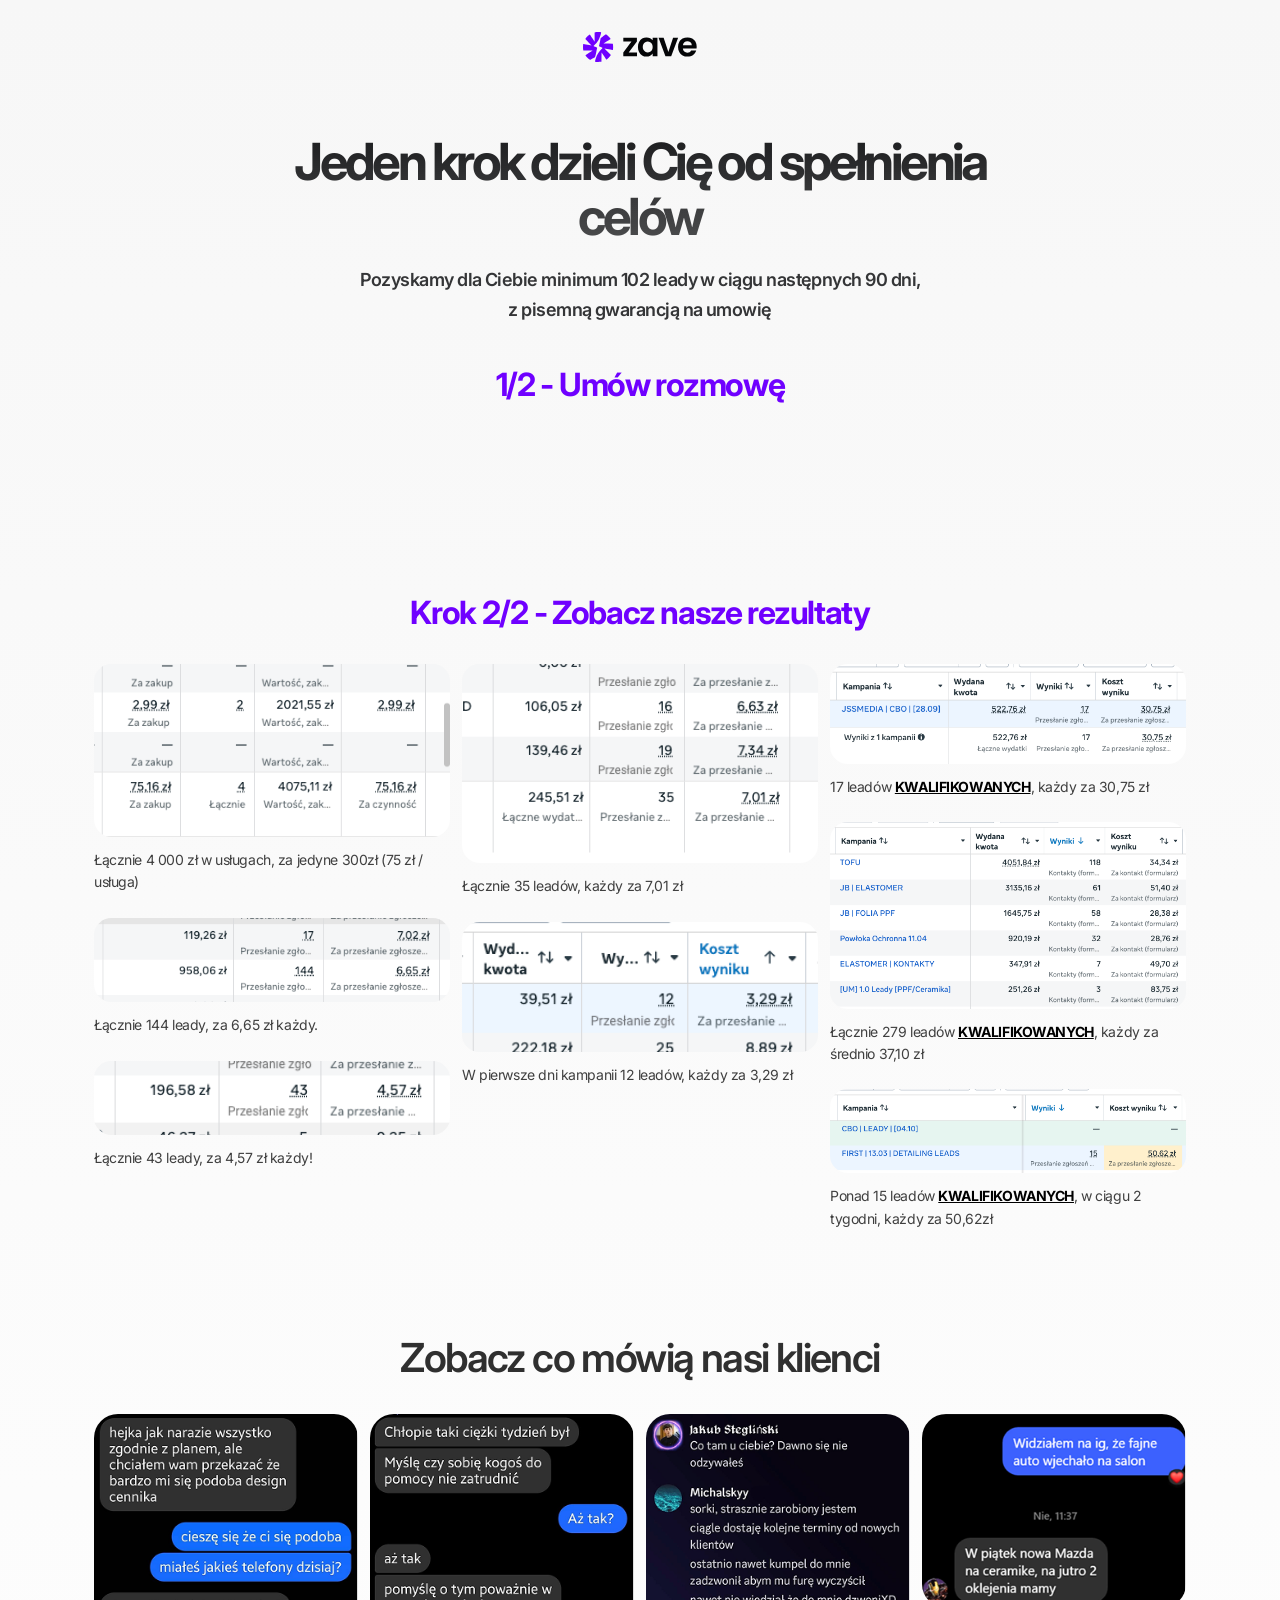
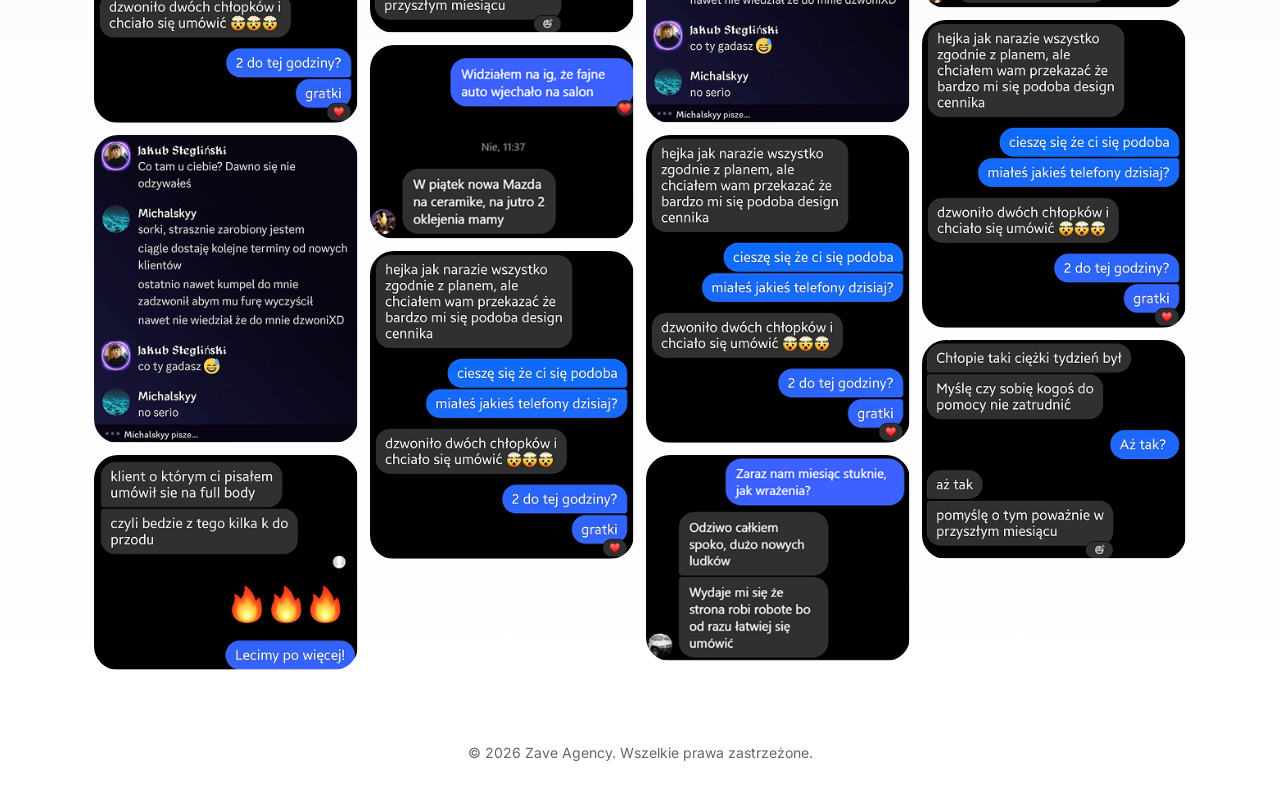
<file: call.html>
<!DOCTYPE html>
<html lang="pl">
<head>
    <!-- Meta Pixel Code -->
    <script>
    !function(f,b,e,v,n,t,s)
    {if(f.fbq)return;n=f.fbq=function(){n.callMethod?
    n.callMethod.apply(n,arguments):n.queue.push(arguments)};
    if(!f._fbq)f._fbq=n;n.push=n;n.loaded=!0;n.version='2.0';
    n.queue=[];t=b.createElement(e);t.async=!0;
    t.src=v;s=b.getElementsByTagName(e)[0];
    s.parentNode.insertBefore(t,s)}(window, document,'script',
    'https://connect.facebook.net/en_US/fbevents.js');
    fbq('init', '1458701175749577');
    fbq('track', 'PageView');
    </script>
    <!-- End Meta Pixel Code -->
    <meta charset="UTF-8">
    <meta name="viewport" content="width=device-width, initial-scale=1.0">
    <title>Weryfikacja aplikacji | Zave</title>
    <link rel="icon" href="favicon/favicon.ico" sizes="any">
    <link rel="icon" type="image/png" sizes="32x32" href="favicon/favicon-32x32.png">
    <link rel="icon" type="image/png" sizes="16x16" href="favicon/favicon-16x16.png">
    <link rel="apple-touch-icon" href="favicon/apple-touch-icon.png">
    <link rel="manifest" href="favicon/site.webmanifest">
    <link rel="preconnect" href="https://fonts.googleapis.com">
    <link rel="preconnect" href="https://fonts.gstatic.com" crossorigin>
    <link href="https://fonts.googleapis.com/css2?family=Caveat:wght@500;600;700&family=Inter:wght@400;500;600;700;800&display=swap" rel="stylesheet">
    <link rel="stylesheet" href="style.css">
</head>
<body class="callpage-body">
    <!-- Meta Pixel Code (noscript) -->
    <noscript><img height="1" width="1" style="display:none"
    src="https://www.facebook.com/tr?id=1458701175749577&ev=PageView&noscript=1"
    /></noscript>
    <!-- End Meta Pixel Code (noscript) -->
    <header class="thank-you-header">
        <a href="index.html" class="thank-you-logo-link" aria-label="Powrót na stronę główną">
            <img src="logo.svg" alt="Logo Zave" class="thank-you-logo">
        </a>
    </header>

    <main class="call-page">
        <section class="call-card">
            <p class="thank-you-kicker"></p>
            <h1>Jeden krok dzieli Cię od spełnienia celów</h1>
           
            <p class="call-description">
                <strong>Pozyskamy dla Ciebie minimum 102 leady w ciągu następnych 90 dni, <br> z pisemną gwarancją na umowię</strong>
            </p>

            
        </section>
        <div class="additionalsection">
            <h2 class="opinions-title">1/2 - Umów rozmowę</h2>
        </div>
            <iframe src="https://api.leadconnectorhq.com/widget/booking/0M9zYAgxxG3RQ6JVU6Dn" allow="payment" style="width: 100%;border:none;overflow: hidden;" scrolling="no" id="o9YdykNppRWe5gXKv7YD_1791813081894"></iframe><br><script src="https://link.msgsndr.com/js/form_embed.js" type="text/javascript"></script>
        <section class="proofs-section" aria-label="Wyniki klientów">
            <div class="proofs-container">
                <h2 class="opinions-title">Krok 2/2 - Zobacz nasze rezultaty</h2>
                <div class="proofs-grid">
                    <figure class="proof-card">
                        <img src="wyniki/proof1.png" alt="Wynik kampanii: 4 000 zł w usługach za 300 zł" class="proof-image">
                        <figcaption class="proof-caption">Łącznie 4 000 zł w usługach, za jedyne 300zł (75 zł / usługa)</figcaption>
                    </figure>
                    <figure class="proof-card">
                        <img src="wyniki/proof2.png" alt="Wynik kampanii: 144 leady po 6,65 zł" class="proof-image">
                        <figcaption class="proof-caption">Łącznie 144 leady, za 6,65 zł każdy.</figcaption>
                    </figure>
                    <figure class="proof-card">
                        <img src="wyniki/proof3.png" alt="Wynik kampanii: 43 leady po 4,57 zł" class="proof-image">
                        <figcaption class="proof-caption">Łącznie 43 leady, za 4,57 zł każdy!</figcaption>
                    </figure>
                    <figure class="proof-card">
                        <img src="wyniki/proof4.png" alt="Wynik kampanii: 35 leadów po 7,01 zł" class="proof-image">
                        <figcaption class="proof-caption">Łącznie 35 leadów, każdy za 7,01 zł</figcaption>
                    </figure>
                    <figure class="proof-card">
                        <img src="wyniki/proof5.png" alt="Wynik kampanii: 12 leadów po 3,29 zł" class="proof-image">
                        <figcaption class="proof-caption">W pierwsze dni kampanii 12 leadów, każdy za 3,29 zł</figcaption>
                    </figure>
                    <figure class="proof-card">
                        <img src="wyniki/proof6.png" alt="Wynik kampanii: 17 kwalifikowanych leadów po 30,75 zł" class="proof-image">
                        <figcaption class="proof-caption">17 leadów <strong>KWALIFIKOWANYCH</strong>, każdy za 30,75 zł</figcaption>
                    </figure>
                    <figure class="proof-card">
                        <img src="wyniki/proof7.png" alt="Wynik kampanii: 279 kwalifikowanych leadów po średnio 37,10 zł" class="proof-image">
                        <figcaption class="proof-caption">Łącznie 279 leadów <strong>KWALIFIKOWANYCH</strong>, każdy za średnio 37,10 zł</figcaption>
                    </figure>
                    <figure class="proof-card">
                        <img src="wyniki/proof8.png" alt="Wynik kampanii: ponad 15 kwalifikowanych leadów po 50,62 zł w ciągu 2 tygodni" class="proof-image">
                        <figcaption class="proof-caption">Ponad 15 leadów <strong>KWALIFIKOWANYCH</strong>, w ciągu 2 tygodni, każdy za 50,62zł</figcaption>
                    </figure>
                </div>
            </div>
        </section>

         <section class="opinions-section">
        <div class="opinions-container">
            <h2 class="proofs-title">Zobacz co mówią nasi klienci</h2>

            <div class="opinions-grid">
                <div class="opinion-column">
                    <img src="opinie/o1.png" alt="Opinia 1" class="opinion-image">
                    <img src="opinie/o5.png" alt="Opinia 5" class="opinion-image">
                    <img src="opinie/o9.png" alt="Opinia 9" class="opinion-image">
                </div>
                <div class="opinion-column">
                    <img src="opinie/o2.png" alt="Opinia 2" class="opinion-image">
                    <img src="opinie/o6.png" alt="Opinia 6" class="opinion-image">
                    <img src="opinie/o10.png" alt="Opinia 10" class="opinion-image">
                </div>
                <div class="opinion-column">
                    <img src="opinie/o3.png" alt="Opinia 3" class="opinion-image">
                    <img src="opinie/o7.png" alt="Opinia 7" class="opinion-image">
                    <img src="opinie/o11.png" alt="Opinia 11" class="opinion-image">
                </div>
                <div class="opinion-column">
                    <img src="opinie/o4.png" alt="Opinia 4" class="opinion-image">
                    <img src="opinie/o8.png" alt="Opinia 8" class="opinion-image">
                    <img src="opinie/o12.png" alt="Opinia 12" class="opinion-image">
                </div>
            </div>
        </div>
    </section>

    </main>

        <footer class="footer">
        <p class="footer-text">© 2026 Zave Agency. Wszelkie prawa zastrzeżone.</p>
    </footer>
</body>
</html>
</file>
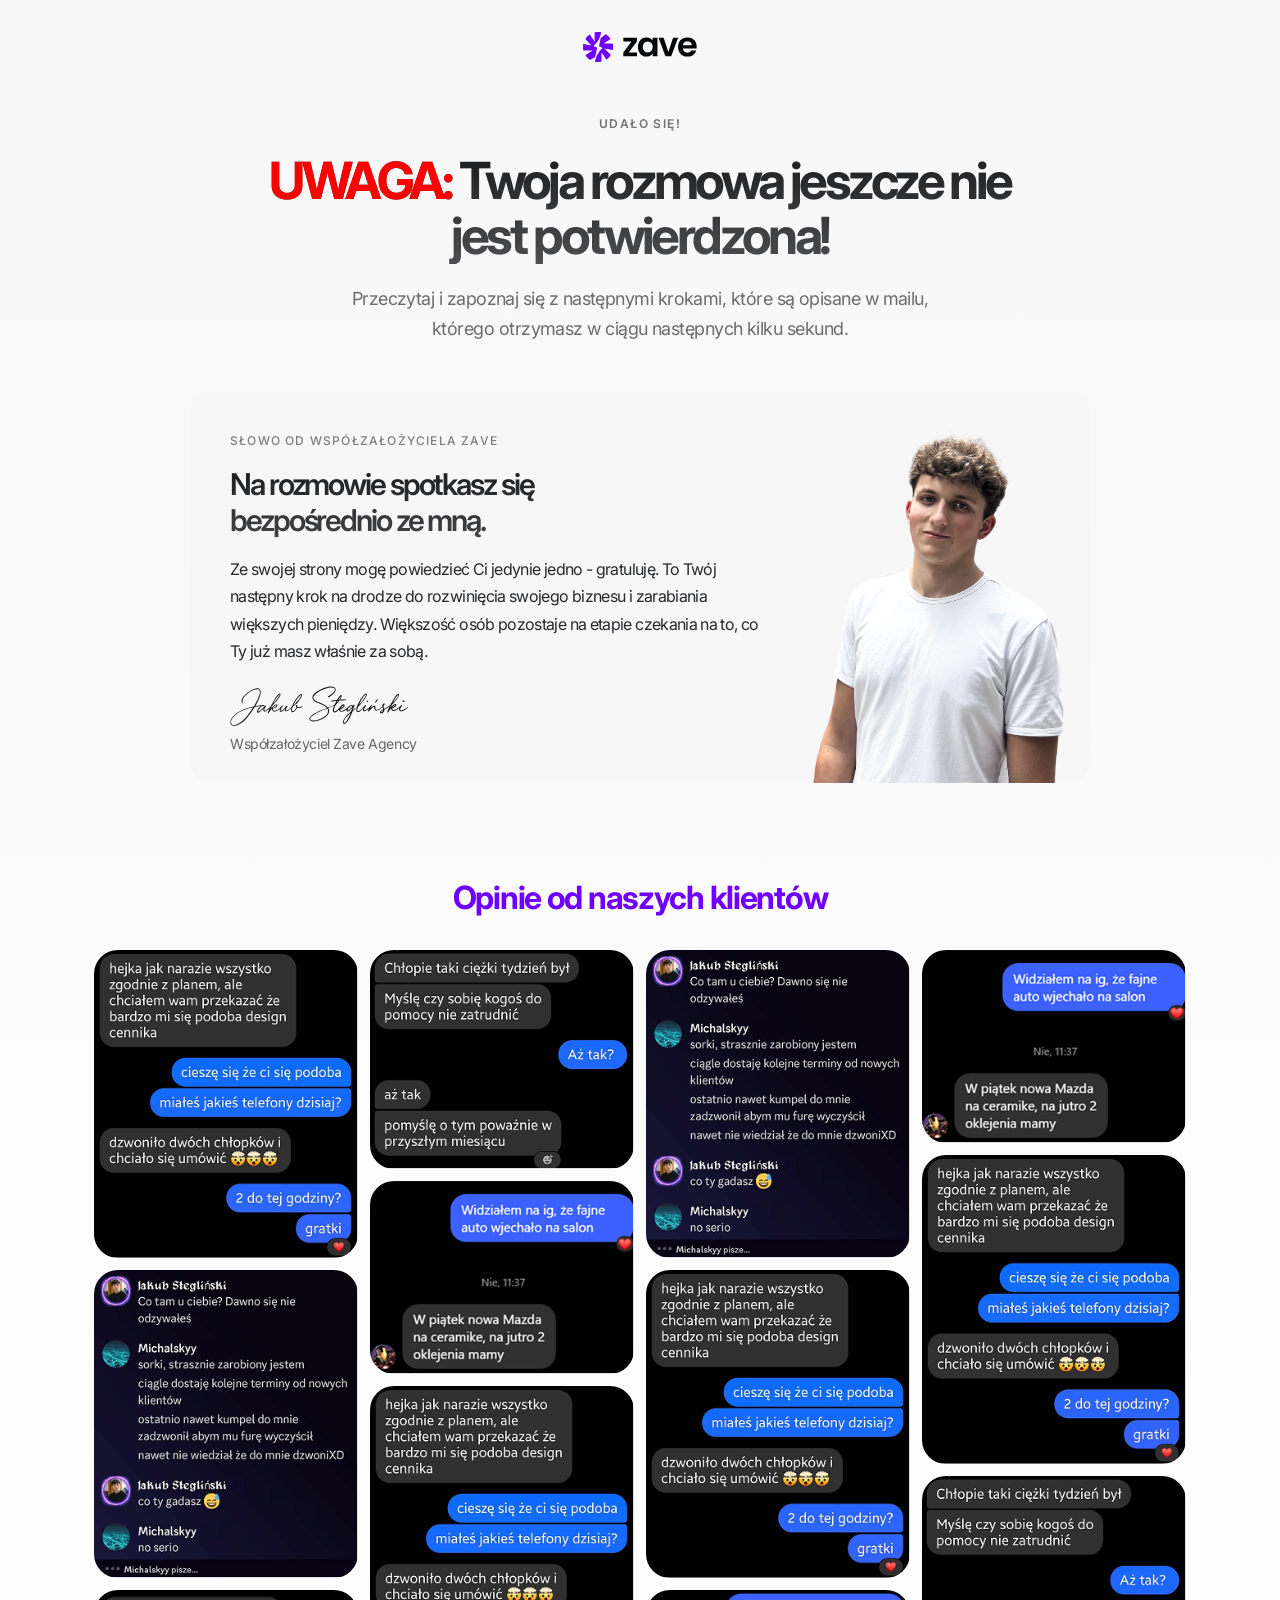
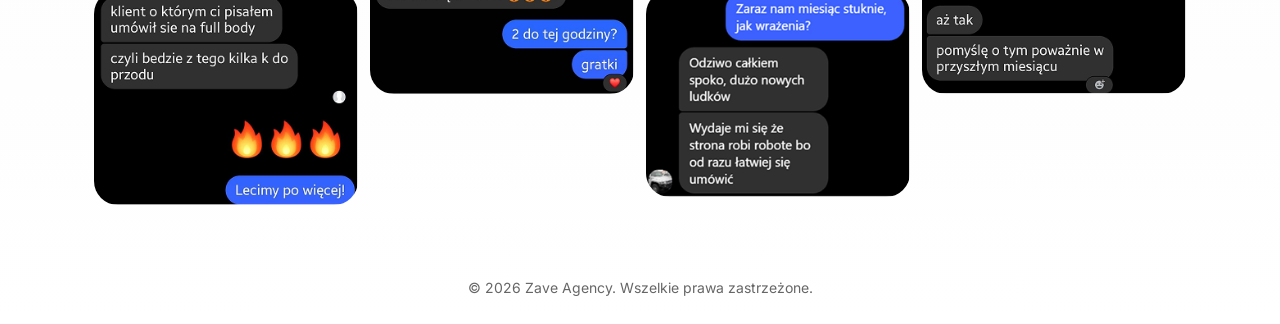
<file: thx.html>
<!DOCTYPE html>
<html lang="pl">
<head>
    <!-- Meta Pixel Code -->
    <script>
    !function(f,b,e,v,n,t,s)
    {if(f.fbq)return;n=f.fbq=function(){n.callMethod?
    n.callMethod.apply(n,arguments):n.queue.push(arguments)};
    if(!f._fbq)f._fbq=n;n.push=n;n.loaded=!0;n.version='2.0';
    n.queue=[];t=b.createElement(e);t.async=!0;
    t.src=v;s=b.getElementsByTagName(e)[0];
    s.parentNode.insertBefore(t,s)}(window, document,'script',
    'https://connect.facebook.net/en_US/fbevents.js');
    fbq('init', '1458701175749577');
    fbq('track', 'PageView');
    </script>
    <!-- End Meta Pixel Code -->
    <meta charset="UTF-8">
    <meta name="viewport" content="width=device-width, initial-scale=1.0">
    <title>Weryfikacja aplikacji | Zave</title>
    <link rel="icon" href="favicon/favicon.ico" sizes="any">
    <link rel="icon" type="image/png" sizes="32x32" href="favicon/favicon-32x32.png">
    <link rel="icon" type="image/png" sizes="16x16" href="favicon/favicon-16x16.png">
    <link rel="apple-touch-icon" href="favicon/apple-touch-icon.png">
    <link rel="manifest" href="favicon/site.webmanifest">
    <link rel="preconnect" href="https://fonts.googleapis.com">
    <link rel="preconnect" href="https://fonts.gstatic.com" crossorigin>
    <link href="https://fonts.googleapis.com/css2?family=Caveat:wght@500;600;700&family=Inter:wght@400;500;600;700;800&display=swap" rel="stylesheet">
    <link rel="stylesheet" href="style.css">
</head>
<body class="callpage-body">
    <!-- Meta Pixel Code (noscript) -->
    <noscript><img height="1" width="1" style="display:none"
    src="https://www.facebook.com/tr?id=1458701175749577&ev=PageView&noscript=1"
    /></noscript>
    <!-- End Meta Pixel Code (noscript) -->
    <header class="thank-you-header">
        <a href="index.html" class="thank-you-logo-link" aria-label="Powrót na stronę główną">
            <img src="logo.svg" alt="Logo Zave" class="thank-you-logo">
        </a>
    </header>

    <main class="call-page">
        <section class="call-card">
            <p class="thank-you-kicker">Udało się!</p>
            <h1><strong>UWAGA:</strong> Twoja rozmowa jeszcze nie jest potwierdzona!</h1>
           
            <p class="call-description">
                Przeczytaj i zapoznaj się z następnymi krokami, które są opisane w mailu, <br> którego otrzymasz w ciągu następnych kilku sekund.
            </p>
        </section>

        <section class="founder-note-section founder-note-section--thank-you">
            <div class="founder-note-card founder-note-card--thank-you">
                <p class="founder-note-eyebrow">SŁOWO OD WSPÓŁZAŁOŻYCIELA ZAVE</p>
                <h2 class="founder-note-title">Na rozmowie spotkasz się bezpośrednio ze mną.</h2>

                <div class="founder-note-copy">
                    <p>Ze swojej strony mogę powiedzieć Ci jedynie jedno - gratuluję. To Twój następny krok na drodze do rozwinięcia swojego biznesu i zarabiania większych pieniędzy. Większość osób pozostaje na etapie czekania na to, co Ty już masz właśnie za sobą.</p>
                </div>

                <div class="founder-note-signoff">
                    <div class="founder-note-signature-block">
                        <img src="podpis.svg" alt="Podpis Jakuba Steglińskiego" class="founder-note-signature">
                        <p class="founder-note-role">Współzałożyciel Zave Agency</p>
                    </div>
                </div>
                <div class="founder-note-photo">
                    <img src="kuba5.png" alt="Jakub Stegliński" class="founder-note-image">
                </div>
            </div>
        </section>

      <section class="opinions-section">
        <div class="opinions-container">
            <h2 class="opinions-title">Opinie od naszych klientów</h2>

            <div class="opinions-grid">
                <div class="opinion-column">
                    <img src="opinie/o1.png" alt="Opinia 1" class="opinion-image">
                    <img src="opinie/o5.png" alt="Opinia 5" class="opinion-image">
                    <img src="opinie/o9.png" alt="Opinia 9" class="opinion-image">
                </div>
                <div class="opinion-column">
                    <img src="opinie/o2.png" alt="Opinia 2" class="opinion-image">
                    <img src="opinie/o6.png" alt="Opinia 6" class="opinion-image">
                    <img src="opinie/o10.png" alt="Opinia 10" class="opinion-image">
                </div>
                <div class="opinion-column">
                    <img src="opinie/o3.png" alt="Opinia 3" class="opinion-image">
                    <img src="opinie/o7.png" alt="Opinia 7" class="opinion-image">
                    <img src="opinie/o11.png" alt="Opinia 11" class="opinion-image">
                </div>
                <div class="opinion-column">
                    <img src="opinie/o4.png" alt="Opinia 4" class="opinion-image">
                    <img src="opinie/o8.png" alt="Opinia 8" class="opinion-image">
                    <img src="opinie/o12.png" alt="Opinia 12" class="opinion-image">
                </div>
            </div>
        </div>
    </section>

    </main>

        <footer class="footer">
        <p class="footer-text">© 2026 Zave Agency. Wszelkie prawa zastrzeżone.</p>
    </footer>
</body>
</html>
</file>
<file: style.css>
* {
    
    margin: 0;
    padding: 0;
    box-sizing: border-box;
}

    /* Ukrycie poziomego paska w iframe i wymuszenie responsywności */
iframe[src*="leadconnectorhq"], 
iframe[src*="gohighlevel"] {
  width: 100% !important;
  max-width: 100% !important;
  overflow-x: hidden !important;
}

/* Jeśli formularz osadzony jest w kontenerze/popapie */
.ghl-form-container, 
#gohighlevel-form-wrapper {
  max-width: 100% !important;
  overflow-x: hidden !important;
}

body {
    font-family: 'Inter', -apple-system, BlinkMacSystemFont, 'Segoe UI', sans-serif;
    background-color: #FFFFFF;
    color: #1a1a1a;
    line-height: 1.6;
    overflow-x: hidden;
}

.radio-label span {
    margin-bottom: 6px;
}

/* Hero Section */
.hero-section {
    min-height: 110vh;
    display: flex;
    flex-direction: column;
    align-items: center;
    padding: 1rem 1.5rem 0;
    position: relative;
    overflow: visible;
    top: 12px;
}

.hero-section::before {
    content: '';
    position: absolute;
    top: 0;
    right: 16px;
    height: 110vh;
    left: 16px;
    z-index: 0;
    border-radius: 1.5rem;
    background: url('bg.svg') center / cover no-repeat;
    pointer-events: none;
}

.hero-content {
    max-width: 1250px;
    width: 100%;
    display: flex;
    flex-direction: column;
    align-items: center;
    text-align: center;
    z-index: 10;


}

.call-card h1 strong {
    color: red !important;
}

/* Logo */
.logo {
    margin-bottom: 2rem;
    height: 30px;
    width: auto;
    margin-top: 16px;
}

/* Subtitle */
.subtitle {
    opacity: 95%;
    font-size: 3.1rem;
    font-weight: 600;
    background: linear-gradient(180deg, #040507bf 0%, #040507E6 100%);
    -webkit-background-clip: text;
    -webkit-text-fill-color: transparent;
    background-clip: text;
    letter-spacing: -0.06em;
    padding-bottom: 0.25em;
    line-height: 1.3;
    display: inline-block;
    padding-left: 0.1em;
    padding-right: 0.1em;
}

/* Main Headline */
.headline {
    font-size: 5.2rem;
    font-weight: 600;
    line-height: 1.05;
    margin-bottom: -1.7rem;
    letter-spacing: -0.065em;
    padding-bottom: 0.15em;
}

.test {
    background: linear-gradient(180deg, #040507FF 0%, #404243e6 100%);
    -webkit-background-clip: text;
    -webkit-text-fill-color: transparent;
    background-clip: text;
    display: inline-block;
padding-bottom: 0.1em;
    padding-right: 0.1em;
    padding-left: 0.1em;
}

.headline-line-2 {
    background: linear-gradient(180deg, #040507E6 0%, #04050799 100%);
    -webkit-background-clip: text;
    -webkit-text-fill-color: transparent;
    background-clip: text;
    display: inline-block;
    padding-bottom: 0.3em;
    line-height: 1.3;
    padding-right: 0.1em;
    padding-left: 0.1em;
    margin-top: -20px;
}

span.headline-line-2 {
    overflow: visible;
}

.headline-line-1 {
    display: block;
}

.headline-line-2 {
    display: block;
}

.test {
    margin-bottom: 5px;
}

.headline-line-1:first-child {
    display: flex;
    align-items: center;
    justify-content: center;
    flex-wrap: nowrap;
    height: 100px;
}

.animated-text {
    margin-left: 4px;
    color: #fff;
    display: inline-flex;
    align-items: center;
    background-image: url('number-box.svg');
    background-size: auto 120%;
    background-repeat: repeat-x;
    background-position: center;
    padding: 8px 10px 19px 10px;
    white-space: nowrap;
    transition: none;
    vertical-align: baseline;
    box-sizing: border-box;
    height: 92px;
    min-height: 92px;
    border-radius: 16px;
}

/* Description */
.description {
    font-size: 1.2rem;
    font-weight: 400;
    color: #404143;
    max-width: 1000px;
    margin-top: 0.5rem;
    margin-bottom: 2rem;
    line-height: 1.7;
    letter-spacing: -0.03em;
    padding-left: 16px;
    padding-right: 16px;
}

.info-vsl strong {
        font-weight: 500;
    color: #28282B;
    text-decoration: underline;
    letter-spacing: -0.03em;
}

.hero-content {
    z-index: 8;
}

.info-vsl {
    justify-content: center;
    align-items: center;
    text-align: center;
    z-index: 10;
    margin-top: 12px;
}

.description strong {
    font-weight: 500;
    color: #28282B;
    text-decoration: underline;
    letter-spacing: -0.03em;
}

/* CTA Button */
.cta-button {
    background: linear-gradient(180deg, #913CFF 0%, #6F00FF 100%), #6F00FF;
    box-shadow: 0 -1px 6.9px 0 rgba(0, 0, 0, 0.25) inset, 0 -2px 15.2px 0 rgba(0, 0, 0, 0.09) inset;
    color: #FFFFFF;
    font-size: 1.125rem;
    font-weight: 500;
    letter-spacing: -0.02em;
    padding: 22px 40px;
    border: none;
    border-radius: 9999px;
    cursor: pointer;
    transition: all 0.2s ease;
    text-decoration: none;
    display: inline-block;
}

.cta-button:hover {

transform: scale(1.03) translateY(-1px);
filter: brightness(1.15);
}

/* Social Proof */
.social-proof {
    display: flex;
    align-items: center;
    gap: 0.75rem;
    margin-top: 0.9rem;
    margin-bottom: 4rem;
    opacity: 75%;
}

.stars {
    display: flex;
    gap: 0.10rem;
}

.star {
    color: #FFAE00;
    font-size: 1.45rem;
}

.social-proof-text {
    font-size: 0.9375rem;
    font-weight: 500;
    color: #3B3643;
    letter-spacing: -0.02em;
}

.social-proof-text strong {
    font-weight: 600;
    color: #040507;
    letter-spacing: -0.02em;
}

/* VSL Video Container */
.vsl-container {
    border: 17px solid rgba(255, 255, 255, 0.25);
    position: relative;
    width: 100%;
    max-width: 1150px;
    border-radius: 2.5rem;
    overflow: hidden;
    backdrop-filter: blur(10px);
    margin-bottom: 0;
}

.vsl-container wistia-player {
    display: block;
    width: 100%;
    height: auto;
    aspect-ratio: 16 / 9;
}

.vsl-placeholder {
    
    width: 100%;
    height: 110%;
    background-image: url('vslimg.png');
    background-size: cover;
    background-position: center;
    display: flex;
    align-items: center;
    justify-content: center;
    position: relative;
}

.play-button {
    width: 200px;
    height: 200px;
    background-color: #ffffff1A;
    backdrop-filter: blur(10px);
    border-radius: 50%;
    display: flex;
    align-items: center;
    justify-content: center;
    cursor: pointer;
    transition: all 0.2s ease;
    box-shadow: 0 8px 30px rgba(0, 0, 0, 0.2);
border: 1px solid rgba(255, 255, 255, 0.30);; /* Czyste białe obramowanie 100% opacity */
    box-sizing: border-box;   /* Zapobiega powiększeniu przycisku o 2px */
}

.play-button:hover {
    background-color: #ffffff33;
    transform: scale(1.1);
}

.arrow {
    margin-left: 15px;

}

/* Responsive Design */
@media (max-width: 768px) {
    .hero-section {
        padding: 2rem 0 16px;
        min-height: auto;
    }

    .hero-section::before {
        left: 16px;
        right: 16px;
        top: 0;
        bottom: 0;
        height: auto;
    }

    .hero-content {
        width: calc(100% - 32px);
        margin: 0 auto;
    }

    .logo {
        margin-bottom: 2rem;
        font-size: 1.25rem;
    }

    .subtitle {
        font-size: 0.875rem;
        margin-bottom: 1rem;
    }

    .headline {
        font-size: 2.25rem;
        margin-bottom: 1.5rem;
    }

    .description {
        font-size: 1rem;
        margin-bottom: 2rem;
    }

    .cta-button {
        font-size: 1rem;
        padding: 0.875rem 2.5rem;
    }

    .social-proof {
        margin-bottom: 3rem;
    }

    .vsl-container {
        border-radius: 1rem;
        margin: 0 16px 0;
        width: calc(100% - 32px);
        max-width: none;
    }

    .play-button {
        width: 60px;
        height: 60px;
    }

    .play-icon {
        border-left-width: 18px;
        border-top-width: 11px;
        border-bottom-width: 11px;
        margin-left: 4px;
    }


    .comparison-section {
        padding: 6rem 1.25rem;
    }

    .comparison-title {
        font-size: 2.5rem;
        margin-bottom: 3.5rem;
    }

    .comparison-grid {
        grid-template-columns: 1fr;
        gap: 3.5rem;
    }

    .comparison-row {
        padding: 1.5rem 0;
    }

    .opinions-section {
        padding: 6rem 1.25rem;
    }

    .opinions-title {
        font-size: 2.5rem;
        margin-bottom: 3rem;
    }

    .opinions-grid {
        grid-template-columns: repeat(2, 1fr);
    }

    .not-for-section {
        padding: 6rem 1.25rem;
    }

    .not-for-container {
        padding: 80px 2.5rem 32px;
    }

    .not-for-title {
        font-size: 2.5rem;
        margin-bottom: 12.5rem;
    }

    .faq-section {
        padding: 6rem 1.25rem;
    }

    .faq-title {
        font-size: 40px;
        line-height: 120%;
        margin-bottom: 40px;
    }

    .faq-question {
        font-size: 17px;
        padding: 24px 28px;
    }

    .cta-section {
        padding: 6rem 1.25rem;
    }

    .cta-box {
        padding: 72px 3rem;
    }

    .cta-title {
        font-size: 2.5rem;
    }

    .cta-description {
        font-size: 1.125rem;
    }

    .cta-features {
        gap: 2rem;
    }

    .cta-check {
        width: 28px;
        height: 28px;
    }

    /* Process V2 Section - Tablet */
    .processv2-wrapper {
        flex-direction: column;
    }

    .processv2-line {
        width: 100%;
        height: 1px;
    }

    .processv2-card {
        width: 100%;
        padding: 16px 0;
    }

    .processv2-title {
        font-size: 2.5rem;
    }

    .processv2-description {
        font-size: 1.1rem;
    }

    .processv2-section {
        padding: 3rem 1.25rem;
    }


    .processv2-image {
        max-width: 100%;
    }

    /* Comparison Table - Tablet */
    .comparison-table-title {
        font-size: 2.5rem;
    }

    .comparison-table-grid {
        grid-template-columns: 1fr;
        gap: 2rem;
    }

    .comparison-table-column {
        width: 100%;
        justify-content: flex-start;
    }

    .comparison-table-section {
        padding: 3rem 1.25rem;
    }

    .comparison-table-cell {
        padding: 0 2rem;
    }

    .comparison-table-header {
        padding: 0 2rem;
    }
}

.box {
    padding-left: 24px;
    gap: 20px;
    display: flex;
}

/* Comparison Table Section */
.comparison-table-section {
    padding: 4rem 1.5rem;
}

.comparison-table-container {
    max-width: 1420px;
    margin: 0 auto;
}

.comparison-table-hint {
    display: none;
}

.comparison-table-title {
    font-family: 'Inter', sans-serif;
    font-size: 52px;
    font-weight: 600;
    letter-spacing: -0.07em;
    line-height: 120%;
    background: linear-gradient(180deg, rgba(4, 5, 7, 0.9) 0%, rgba(4, 5, 7, 0.75) 100%);
    -webkit-background-clip: text;
    -webkit-text-fill-color: transparent;
    background-clip: text;
    text-align: center;
    margin: 0 auto 40px;
    width: 100%;
}

.comparison-table-grid {
    display: flex;
    flex-direction: column;
    gap: 0;
    margin-top: 0;
    border-bottom: 1px solid #E9E9EA;
}

.comparison-table-row {
    display: grid;
    grid-template-columns: repeat(3, minmax(0, 1fr));
    column-gap: 20px;
}

.comparison-table-row:not(.comparison-table-header-row):not(:last-child) {
    border-bottom: 1px solid #E9E9EA;
}

.comparison-table-header {
    height: 57px;
    display: flex;
    align-items: center;
    justify-content: flex-start;
    gap: 10px;
    padding: 0 40px;
    font-family: 'Inter', sans-serif;
    font-size: 17px;
    font-weight: 500;
    letter-spacing: -0.07em;
    color: rgba(4, 5, 7, 0.75);
}

.comparison-table-header.green {
    background-color: #DFEED7;
    border-radius: 12px 12px 0 0;
}

.comparison-table-header.pink {
    background-color: #FADEDB;
    border-radius: 12px 12px 0 0;
}

.comparison-table-logo {
    height: 18px;
    width: auto;
}

.comparison-table-cell {
    height: 97px;
    display: flex;
    align-items: center;
    padding: 0 40px;
    font-family: 'Inter', sans-serif;
    font-weight: 500;
    letter-spacing: -0.07em;
}

.comparison-table-cell--label {
    font-size: 20px;
    color: rgba(4, 5, 7, 0.7);
    background-color: transparent;
    padding: 0 40px 0 0;
}

.comparison-table-cell.green,
.comparison-table-cell.pink {
    font-size: 18px;
    color: rgba(4, 5, 7, 0.7);
}

.comparison-table-cell.green {
    background-color: rgba(223, 238, 215, 0.35);
}

.comparison-table-cell.pink {
    background-color: rgba(250, 222, 219, 0.35);
}

.comparison-table-icon {
    width: 24px;
    height: 24px;
    margin-right: 12px;
}

.comparison-container {
    max-width: 1320px;
    margin: 0 auto;
}

.comparison-title {
    font-size: 3rem;
    font-weight: 600;
    color: #1a1a1a;
    margin-bottom: 1.5rem;
    letter-spacing: -0.04em;
    text-align: center;
}

.comparison-grid {
    display: grid;
    grid-template-columns: 1fr 1fr;
    gap: 4rem;
}

.comparison-column {
    display: flex;
    flex-direction: column;
}

.comparison-row {
    display: flex;
    align-items: center;
    gap: 1.25rem;
    padding: 1.75rem 0;
    border-bottom: 1px solid rgba(0, 0, 0, 0.1);
}

.comparison-row:last-child {
    border-bottom: none;
}

.comparison-icon {
    width: 30px;
    height: 30px;
    flex-shrink: 0;
}

.comparison-text {
    font-size: 1.0625rem;
    font-weight: 400;
    color: #333;
    line-height: 1.6;
    margin: 0;
}

/* Opinions Section */
.opinions-section {
    padding: 4rem 1.5rem;

}

.proofs-section {
    padding: 4rem 1.5rem;
}

.opinions-container {
    max-width: 1420px;
    margin: 0 auto;
}

.proofs-container {
    max-width: 1420px;
    margin: 0 auto;
}

.opinions-title {
    font-size: 3rem;
    font-weight: 600;
    color: #1a1a1a;
    margin-bottom: 2rem;
    letter-spacing: -0.04em;
    text-align: center;
    line-height: 120%;
}

.proofs-title {
    font-size: 3rem;
    font-weight: 600;
    color: #1a1a1a;
    margin-bottom: 1.5rem;
    letter-spacing: -0.04em;
    text-align: center;
}

.additionalsection {
    margin-top: 50px;
    margin-bottom: -64px;
}

.call-page .opinions-title {

    font-size: 32px;
    font-weight: 700;
    color: #6F00FF;
}

.call-page .proofs-title {
    font-size: 40px;
    opacity: 90%;
}

.call-page .opinions-section {
    padding-bottom: 0.5rem !important;
}

.call-page .proofs-section {
    padding: 4rem 1.5rem;
    padding-bottom: 0.5rem !important;
}

.opinions-grid {
    display: grid;
    grid-template-columns: repeat(4, 1fr);
    gap: 12px;
}

.opinions-grid--three {
    grid-template-columns: repeat(3, minmax(0, 1fr));
}

.proofs-grid {
    display: block;
    column-count: 3;
    column-gap: 12px;
}

.proof-card {
    display: inline-block;
    width: 100%;
    margin: 0 0 12px;
    break-inside: avoid;
}

.opinion-column {
    display: flex;
    flex-direction: column;
    gap: 12px;
}

.opinion-image {
    width: 100%;
    height: auto;
    border-radius: 1.5rem;
    display: block;
}

.proof-image {
    width: 100%;
    height: auto;
    border-radius: 1.1rem;
    display: block;
}

.opinion-caption {
    margin-top: 12px;
    color: rgba(0, 0, 0, 0.75);
    font-size: 14px;
    letter-spacing: -0.03em;
}

.proof-caption {
    margin-top: 12px;
    margin-bottom: 12px;
    color: rgba(0, 0, 0, 0.75);
    font-size: 14px;
    letter-spacing: -0.03em;
}

.opinion-caption strong {
    color: #000;
    text-decoration: underline;
}

.proof-caption strong {
    color: #000;
    text-decoration: underline;
}

/* Not For Section */
.not-for-section {
    padding: 3rem 1.5rem;

}

.not-for-container {
    max-width: 1320px;
    margin: 0 auto;
    padding: 96px 3rem 32px;
    border-radius: 2rem;
    background: linear-gradient(180deg, rgba(202, 28, 28, 0.1) 0%, rgba(202, 28, 28, 0) 100%);
    position: relative;
}

.not-for-container::before {
    content: '';
    position: absolute;
    top: 0;
    left: 0;
    right: 0;
    bottom: 0;
    border-radius: 2rem;
    padding: 1px;
    background: linear-gradient(180deg, rgba(202, 28, 28, 0.15) 0%, rgba(202, 28, 28, 0) 100%);
    -webkit-mask: linear-gradient(#fff 0 0) content-box, linear-gradient(#fff 0 0);
    mask: linear-gradient(#fff 0 0) content-box, linear-gradient(#fff 0 0);
    -webkit-mask-composite: xor;
    mask-composite: exclude;
    pointer-events: none;
}

.not-for-title {
    font-size: 3rem;
    font-weight: 600;
    color: #1a1a1a;
    margin-bottom: 1.5rem;
    letter-spacing: -0.04em;
    text-align: center;
}

.not-for-list {
    display: flex;
    flex-direction: column;
    gap: 1.5rem;
    max-width: 550px;
    margin: 0 auto;
}

.not-for-item {
    width: auto;
    display: flex;
    align-items: center;
    gap: 1.25rem;
}

.not-for-icon {
    width: 30px;
    height: 30px;
    flex-shrink: 0;
}

.not-for-text {
    font-size: 1.0625rem;
    font-weight: 400;
    color: #333;
    line-height: 1.6;
    margin: 0;
}

/* Audience Section */
.audience-section {
    padding: 64px 24px;
}

.audience-container {
    max-width: 1420px;
    margin: 0 auto;
    display: grid;
    grid-template-columns: repeat(2, minmax(0, 1fr));
}

.audience-column {
    display: flex;
    justify-content: center;
    padding: 24px 0;
}

.audience-column + .audience-column {
    border-left: 1px solid rgba(4, 5, 7, 0.1);
}

.audience-card {
    width: min(100%, 646px);
    padding: 0 88px;
}

.audience-title {
    font-family: 'Inter', sans-serif;
    font-size: 52px;
    font-weight: 600;
    text-align: center;
    letter-spacing: -0.07em;
    line-height: 115%;
    background: linear-gradient(180deg, rgba(4, 5, 7, 0.9) 0%, rgba(4, 5, 7, 0.75) 100%);
    -webkit-background-clip: text;
    -webkit-text-fill-color: transparent;
    background-clip: text;
}

.audience-highlight {
    display: inline-block;
    position: relative;
    padding-bottom: 5px;
    background: none;
    -webkit-text-fill-color: currentColor;
}

.audience-highlight::after {
    content: '';
    position: absolute;
    right: 0;
    bottom: 0;
    left: 0;
    height: 4px;
    background-color: currentColor;
}

.audience-highlight--not {
    color: #D71111;
}

.audience-highlight--yes {
    color: #00A529;
}

.audience-list {
    display: flex;
    flex-direction: column;
    gap: 20px;
    margin-top: 48px;
}

.audience-item {
    display: flex;
    align-items: flex-start;
    gap: 14px;
}

.audience-icon {
    width: 28px;
    height: 28px;
    flex: 0 0 28px;
    object-fit: contain;
}

.audience-text {
    margin: 0;
    color: rgba(4, 5, 7, 0.75);
    font-size: 18px;
    font-weight: 400;
    letter-spacing: -0.04em;
    line-height: 1.45;
}

/* Founder's Note Section */
.founder-note-section {
    padding: 3rem 1.5rem;
    margin-bottom: 32px;
}

.founder-note-card {
    position: relative;
    max-width: 650px;
    margin: 0 auto;
    padding: 48px 48px 0;
    overflow: hidden;
    border-radius: 20px;
    background: #F7F7F7;
    margin-bottom: 32px;
}

.founder-note-eyebrow {
    margin: 0 0 16px;
    color: rgba(4, 5, 7, 0.5);
    font-size: 12px;
    font-weight: 500;
    letter-spacing: 0.1em;
    text-transform: capitalize;
}

.founder-note-title {
    margin: 0 0 28px;
    background: linear-gradient(180deg, rgba(4, 5, 7, 0.9) 0%, rgba(4, 5, 7, 0.75) 100%);
    -webkit-background-clip: text;
    background-clip: text;
    color: transparent;
    font-size: 32px;
    font-weight: 600;
    letter-spacing: -0.07em;
    line-height: 1.2;
    max-width: 70%;
}

.founder-note-copy {
    display: flex;
    flex-direction: column;
    gap: 20px;
}

.founder-note-copy p {
    margin: 0;
    color: rgba(4, 5, 7, 0.85);
    font-size: 16px;
    font-weight: 400;
    letter-spacing: -0.04em;
    line-height: 170%;
}

.founder-note-signoff {
    display: flex;
    align-items: flex-end;
    min-height: 266px;
    padding: 0 200px 32px 0;
    margin-top: 8px;
}

.founder-note-signature-block {
    display: inline-block;
    width: min(200px, 100%);
    max-width: 100%;
    padding-bottom: 32px;
}

.founder-note-signature {
    display: block;
    width: 100%;
    height: auto;
    margin: 0;
    max-width: 100%;
}

.founder-note-role {
    margin: 6px 0 0;
    max-width: 75%;
    color: rgba(4, 5, 7, 0.6);
    font-size: 14px;
    letter-spacing: -0.03em;
    white-space: nowrap;
}

.founder-note-photo {
    position: absolute;
    right: 0;
    bottom: 0;
    width: 306px;
    height: 234px;
}

.founder-note-image {
    position: absolute;
    bottom: 0;
    right: 0;
    display: block;
    width: 105%;
    height: 105%;
    object-fit: contain;
    object-position: right bottom;
}

.founder-note-section.founder-note-section--thank-you {
    padding: 16px 0 0;
}

.founder-note-card--thank-you {
    box-sizing: border-box;
    width: min(900px, 100%);
    max-width: 900px;
    min-height: 300px;
    padding: 40px 320px 28px 40px;
    margin-bottom: 0;
    margin-top: 40px;
}

.founder-note-card--thank-you .founder-note-title {
    margin-bottom: 18px;
    font-size: 30px;
}

.founder-note-card--thank-you .founder-note-copy {
    gap: 0;
}

.founder-note-card--thank-you .founder-note-signoff {
    min-height: 0;
    padding: 0;
    margin-top: 20px;
}

.founder-note-card--thank-you .founder-note-signature-block {
    width: min(180px, 100%);
    padding-bottom: 0;
}

.founder-note-card--thank-you .founder-note-photo {
    width: 308px;
    height: 100%;
}

.founder-note-card--thank-you .founder-note-image {
    width: 100%;
    height: 100%;
}

@media (max-width: 768px) {
    .founder-note-card.founder-note-card--thank-you {
        min-height: 280px;
        padding: 28px 244px 26px 30px;
    }

    .founder-note-card--thank-you .founder-note-photo {
        width: 228px;
    }
}

@media (max-width: 520px) {
    .founder-note-card.founder-note-card--thank-you {
        min-height: 0;
        padding: 28px 24px 0;
    }

    .founder-note-card--thank-you {
        margin-top: 6px;
    }

    .founder-note-title {
        width: 100%;
        max-width: 100%;
    }

    .founder-note-card--thank-you .founder-note-title {
        font-size: 28px;
    }

    .founder-note-card--thank-you .founder-note-signoff {
        padding-right: 118px;
        margin-top: 22px;
    }

    .founder-note-card--thank-you .founder-note-signature-block {
        width: min(160px, 100%);
    }

    .founder-note-card--thank-you .founder-note-photo {
        position: relative;
        width: 100%;
        height: auto;
        padding: 0 32px;
        margin: 24px auto 0;
    }

    .founder-note-card--thank-you .founder-note-image {
        position: static;
        width: 100%;
        height: auto;
        object-fit: contain;
    }
}

@media (max-width: 768px) {
    .founder-note-section {
        padding: 2rem 1.25rem;
    }

    .founder-note-card {
        padding: 32px 28px 0;
    }

    .founder-note-signoff {
        min-height: 266px;
        padding-right: 200px;
        margin-top: -20px;
    }

    .founder-note-signature-block {
        width: min(220px, 100%);
    }

    .founder-note-photo {
        right: 0;
        width: 286px;
    }
}

@media (max-width: 480px) {
    .founder-note-section {
        padding: 1.5rem 16px;
        padding-bottom: 56px;
    }

    .founder-note-card {
        padding: 32px 24px 0;
    }

    .founder-note-title {
        font-size: 28px;
    }

    .founder-note-signoff {
        min-height: 206px;
        padding: 0 120px 24px 0;

    }

    .founder-note-signature-block {
        width: min(170px, 100%);
        max-width: 72%;
        padding-bottom: 24px;
    }

    .founder-note-role {
        max-width: 72%;
    }

    .founder-note-photo {
        right: 0;
        width: 146px;
        height: 182px;
    }

    .founder-note-signature {
        width: 100%;
        transform: scale(1.3);
        padding-left: 10px;
    }

    .founder-note-role {
        font-size: 12px;
    }

    .info-vsl {
        margin-top: 32px;
    }



}

/* FAQ Section */
.faq-section {
    padding: 3rem 1.5rem;
}

.faq-container {
    max-width: 900px;
    margin: 0 auto;
}

.faq-title {
    font-family: 'Inter', sans-serif;
    font-size: 52px;
    font-weight: 600;
    line-height: 120%;
    letter-spacing: -0.07em;
    background: linear-gradient(180deg, rgba(4, 5, 7, 0.9) 0%, rgba(4, 5, 7, 0.75) 100%);
    -webkit-background-clip: text;
    -webkit-text-fill-color: transparent;
    background-clip: text;
    margin-bottom: 56px;
    text-align: center;
}

.faq-list {
    display: flex;
    flex-direction: column;
    gap: 10px;
}

.faq-extra {
    display: flex;
    flex-direction: column;
    gap: 10px;
}

.faq-extra[hidden] {
    display: none;
}

.faq-item {
    background-color: #F7F7F7;
    border-radius: 12px;
    overflow: hidden;
}

.faq-question {
    width: 100%;
    display: flex;
    align-items: center;
    justify-content: space-between;
    padding: 26px 36px;
    background: none;
    border: none;
    cursor: pointer;
    font-family: 'Inter', sans-serif;
    font-size: 17px;
    font-weight: 500;
    letter-spacing: -0.06em;
    color: rgba(4, 5, 7, 0.85);
    text-align: left;
    transition: color 0.2s ease, padding 0.2s ease;
}

.faq-question:hover {
    background-color: transparent;
}

.faq-item.active {
    padding-bottom: 28px;
}

.faq-item.active .faq-question {
    padding-bottom: 0;
    color: #040507;
}

.faq-icon {
    width: 32px;
    height: 32px;
    flex-shrink: 0;
    object-fit: contain;
}

.faq-answer {
    max-height: 0;
    overflow: hidden;
    transition: max-height 0.3s ease, padding 0.3s ease;
    padding: 0 36px;
}

.faq-item.active .faq-answer {
    max-height: 500px;
    padding: 22px 36px 0;
}

.faq-answer p {
    font-family: 'Inter', sans-serif;
    font-size: 18px;
    font-weight: 400;
    letter-spacing: -0.06em;
    color: rgba(4, 5, 7, 0.75);
    line-height: 175%;
    margin: 0;
}

.faq-toggle {
    display: block;
    margin: 24px auto 0;
    padding: 14px 24px;
    border: 0;
    border-radius: 9999px;
    background: #040507;
    color: #FFFFFF;
    font-family: 'Inter', sans-serif;
    font-size: 16px;
    font-weight: 500;
    white-space: nowrap;
    cursor: pointer;
    transition: background-color 0.2s ease, transform 0.2s ease;
}

.faq-toggle:hover {
    background: #454545;
}

.faq-toggle:active {
    transform: translateY(1px);
}

.faq-toggle:focus-visible {
    outline: 2px solid #040507;
    outline-offset: 3px;
}

/* CTA Section */
.cta-section {
    padding: 4rem 1.5rem 3rem 1.5rem;
}

.cta-box {
    max-width: 1320px;
    margin: 0 auto;
    padding: 72px 4rem;
    background: linear-gradient(180deg, #8B3FFF 0%, #6F00FF 100%);
    background-image: url('ctabox.png');
    background-size: cover;
    background-position: center;
    border-radius: 32px;
    text-align: center;
    display: flex;
    flex-direction: column;
    align-items: center;
}

@media (max-width: 768px) {
    .cta-box {
        background-image: linear-gradient(180deg, #8B3FFF 0%, #6F00FF 100%);
    }
}

.cta-title {
    font-size: 52px;
    font-weight: 600;
    color: #FFFFFF;
    margin-bottom: 1rem;
    letter-spacing: -7%;
    max-width: 800px;
    line-height: 110%;
}

.cta-description {
    font-size: 1.15rem;
    font-weight: 400;
    color: rgba(255, 255, 255, 0.9);
    margin-bottom: 1.8rem;
    max-width: 700px;
    line-height: 1.6;
}

.cta-features {
    display: flex;
    gap: 3rem;
    margin-bottom: 2.5rem;
    justify-content: center;
    flex-wrap: wrap;
}

.cta-feature {
    display: flex;
    align-items: center;
    gap: 0.75rem;
    color: #FFFFFF;
    font-size: 1rem;
    font-weight: 500;
    letter-spacing: -0.02em;
}

.cta-check {
    width: 36px;
    height: 36px;
    flex-shrink: 0;
}

.cta-button-main {
    background: #fff;
    box-shadow: 0 -1px 6.9px 0 rgba(0, 0, 0, 0.25) inset, 0 -2px 15.2px 0 rgba(0, 0, 0, 0.09) inset;
    color: #0E0E0E;
    font-size: 1.125rem;
    font-weight: 500;
    letter-spacing: -0.02em;
    padding: 22px 40px;
    border: none;
    border-radius: 9999px;
    cursor: pointer;
    transition: all 0.2s ease;
    text-decoration: none;
    display: inline-block;
}

.cta-button-main:hover {

transform: scale(1.03) translateY(-1px);
filter: brightness(0.95);
}

/* Footer */
.footer {
    text-align: center;
    padding-bottom: 24px;
}

.footer-text {
    font-size: 0.875rem;
    font-weight: 400;
    color: #666;
    margin: 0;
}

/* Process V2 Section */
.processv2-section {
    padding: 4.5rem 1.5rem 4rem 1.5rem;

}

.processv2-container {
    max-width: 1420px;
    margin: 0 auto;
    text-align: center;
}

.processv2-title {
    font-size: 52px;
    font-weight: 600;
    background: linear-gradient(180deg, rgba(4, 5, 7, 0.9) 0%, rgba(4, 5, 7, 0.75) 100%);
    -webkit-background-clip: text;
    -webkit-text-fill-color: transparent;
    background-clip: text;
    margin-bottom: 0.5rem;
    letter-spacing: -0.07em;
    font-family: 'Inter', sans-serif;
}

.processv2-description {
    font-size: 19px;
    font-weight: 400;
    color: rgba(4, 5, 7, 0.75);
    letter-spacing: -0.03em;
    margin-bottom: 3rem;
    font-family: 'Inter', sans-serif;
}

.processv2-wrapper {
    display: flex;
    align-items: stretch;
    justify-content: center;
    margin-top: 2.5rem;
}

.processv2-line {
    width: 1px;
    background-color: #CBCBCB;
    flex-shrink: 0;
}

.processv2-card {
    display: flex;
    flex-direction: column;
    flex: 1 1 0;
    min-width: 0;
    text-align: left;
    padding: 0 16px;
}

.processv2-card-content {
    display: flex;
    flex-direction: column;
    gap: 24px;
    min-width: 0;
}

.processv2-mobile-heading {
    display: none;
}

.processv2-badge {
    font-family: 'Inter', sans-serif;
    font-size: 14px;
    font-weight: 500;
    letter-spacing: -0.04em;
    color: #6F00FF;
    background-color: rgba(111, 0, 255, 0.1);
    padding: 8px 16px;
    border-radius: 100px;
    display: inline-flex;
    align-items: center;
    width: fit-content;
    height: 34px;
    margin-left: 16px;
    margin-right: 16px;
    box-sizing: border-box;
    transition: background-color 0.5s ease, color 0.5s ease;
}

.processv2-card.animating .processv2-badge {
    background-color: #6F00FF;
    color: #FFFFFF;
}

.processv2-bars {
    display: flex;
    justify-content: space-between;
    height: 16px;
    width: 100%;
}

.processv2-bars span {
    width: 1px;
    height: 100%;
    background-color: #CBCBCB;
    flex-shrink: 0;
    transition: background-color 0.1s ease;
}

.processv2-bars span.active {
    background-color: #6F00FF;
}

.processv2-text {
    display: flex;
    flex-direction: column;
    gap: 6px;
    padding-left: 16px;
    padding-right: 16px;
    min-width: 0;
}

.processv2-card-title {
    font-family: 'Inter', sans-serif;
    font-size: 17px;
    font-weight: 500;
    letter-spacing: -0.04em;
    color: #22202B;
    margin: 0;
    overflow-wrap: anywhere;
}

.processv2-card-description {
    font-family: 'Inter', sans-serif;
    font-size: 15px;
    font-weight: 400;
    line-height: 160%;
    letter-spacing: -0.04em;
    color: rgba(34, 32, 43, 0.75);
    margin: 0;
    max-width: 100%;
    overflow-wrap: anywhere;
}

.processv2-image {
    width: 100%;
    max-width: 323px;
    height: auto;
    aspect-ratio: 323 / 169;
    object-fit: cover;
    border-radius: 12px;
    margin-top: 24px;
}

@media (max-width: 480px) {
    .comparison-table-section {
        padding: 2rem 0;
        overflow: visible;
    }

    .comparison-table-container {
        width: 100%;
        max-width: 100%;
        padding: 0 16px;
        overflow-x: auto;
        -webkit-overflow-scrolling: touch;
        margin: 0;
    }

    .comparison-table-grid {
        min-width: 420px;
        width: max-content;
        gap: 0;
    }

    .comparison-table-header-row,
    .comparison-table-row {
        grid-template-columns: 200px 200px 200px;
        column-gap: 8px;
    }

    .comparison-table-header,
    .comparison-table-cell {
        padding-left: 18px;
        padding-right: 18px;
    }

    .comparison-table-cell--label {
        height: auto;
        min-height: 56px;
        padding: 12px 0;
        grid-column: auto;
    }

    .comparison-table-cell.green,
    .comparison-table-cell.pink {
        height: auto;
        min-height: 72px;
        padding: 12px 18px;
        font-size: 15px;
    }

    .comparison-table-header.green,
    .comparison-table-header.pink {
        padding: 0 12px;
        font-size: 15px;
    }

    .headline {
        font-size: 1.875rem;
    }

    .headline-line-1 {
        display: flex;
        flex-direction: column;
        align-items: center;
        height: auto;
        gap: 0.5rem;
    }

    .vsl-container {
        border: none;
        margin: 0 16px 0;
        width: calc(100% - 32px);
        max-width: none;
    }

    .play-button {
        scale: 0.8;
    }

    .hero-section {
        min-height: auto;
        padding: 2rem 0 16px;
    }

    .hero-section::before {
        left: 16px;
        right: 16px;
        top: 0;
        bottom: 0;
        height: auto;
    }

    .hero-content {
        width: calc(100% - 32px);
        margin: 0 auto;
    }

    .test {
        display: block;
        margin-bottom: 0;
    }

    .social-proof-text {
        font-size: 0.8rem;
    }

    .social-proof {
        gap: 0.5rem;
    }

    .star {
        font-size: 1.25rem;
    }

    .stars {
        gap: 0.05rem;
    }

    .description {
        font-size: 0.9rem;
        line-height: 1.5;
    }

    .cta-button {
        padding: 1rem 2rem !important;
        font-size: 1.1rem;
    }

    .headline{
        margin-bottom: 0.2rem;
    }

    .logo {
        margin-top: 0;
        scale: 0.8;
    }

    .subtitle  {
        font-size: 1.3rem;
        margin-bottom: 2rem;
    }

    .animated-text {
        margin-left: 0;
        font-size: 1.875rem;
        height: 56px;
        min-height: 56px;
        padding: 0px 10px 0px 10px;
        margin-bottom: 2.8rem;
        margin-top: -0.45rem;
        font-size: 2.5rem;
            border-radius: 10px;
    }

    .hero-content h1 {
        font-size: 2.5rem;

    }

    .headline-line-2 {
        line-height: 0.9;
    }

    .cta-button {
        padding: 0.75rem 2rem;
    }

    .processv2-image {
        max-width: 100%;
    }



    /* Process V2 Section - Mobile */
    .processv2-wrapper {
        flex-direction: column;
        gap: 48px;
    }

    .processv2-line {
        display: none;
    }

    .processv2-card {
        width: 100%;
        padding: 0;
    }

    .processv2-mobile-heading {
        display: flex;
        width: 100%;
        min-width: 0;
        align-items: center;
        justify-content: space-between;
    }

    .processv2-mobile-heading .processv2-card-title {
        min-width: 0;
        flex: 1 1 auto;
    }

    .processv2-card-content > .processv2-badge,
    .processv2-bars,
    .processv2-text .processv2-card-title {
        display: none;
    }

    .processv2-badge--mobile {
        flex: 0 0 auto;
        height: 30px;
        margin: 0;
        padding: 0 12px;
        font-size: 12px;
    }

    .processv2-title {
        font-size: 2rem;
    }

    .processv2-description {
        font-size: 1rem;
    }

    .processv2-section {
        padding: 2rem 1.25rem;
        padding-top: 64px;
        margin-bottom: 20px;
    }

    .comparison-icon{
        height: 24px;
        width: 24px;
        margin-top: 0.2rem;
    }

    .comparison-grid{
        display: flex;
        width: 200%;

    }

    .box {
        padding-left: 0;
    }

    .comparison-section {
        padding: 2rem 1.25rem;
        overflow-x: auto;
    }

    
    .comparison-title {
        font-size: 2rem;
        margin-bottom: 1rem;
    }

    .comparison-grid {
        grid-template-columns: 1fr;
        gap: 1rem;
    }

    .comparison-row {
        padding: 1.25rem 0;
    }

    .opinion-image {
        border-radius: 0.8rem;
    }

    .comparison-text {
        font-size: 1rem;
    }

    .opinions-section {
        padding: 2rem 1.25rem;
    }

    .proofs-section {
        padding: 2rem 1.25rem;
    }

    .opinions-title {
        font-size: 2rem;
        line-height: 1.1;

    }

    .proofs-title {
        font-size: 2rem;
        line-height: 1.1;
    }

    .call-page .proofs-title {
        font-size: 2rem;
    }

    .opinions-grid {
        display: block;
        column-count: 2;
        column-gap: 10px;
    }

    .opinions-grid--three {
        display: grid;
        grid-template-columns: repeat(2, minmax(0, 1fr));
    }

    .proofs-grid {
        display: block;
        column-count: 1;
    }

    .opinion-column {
        display: contents;
    }

    .opinions-grid--three .opinion-column {
        display: flex;
    }

    .not-for-item {
        gap: 0.75rem;
    }

    .opinion-image {
        margin-bottom: 10px;
        break-inside: avoid;
    }

    .proof-image {
        border-radius: 0.8rem;
    }

    .opinions-grid--three .opinion-image {
        margin-bottom: 0;
    }

    .not-for-icon {
        height: 24px;
        width: 24px;
    }   

    .not-for-title {
        font-size: 2rem;
        line-height: 1.1;
    }

    .not-for-section {
        padding: 2rem 1.25rem;
    }

    .not-for-container {
        padding: 64px 1.75rem 32px;
    }

    .faq-item {
        border-radius: 0.75rem;
    }



    .not-for-text {
        font-size: 1rem;
    }

    .faq-item.active .faq-answer {
        padding: 22px 24px 0;
    }

    .faq-section {
        padding: 1rem 1.25rem;
    }

    .faq-title {
        font-size: 32px;
        line-height: 120%;
        margin-bottom: 32px;
    }

    .faq-question {
        font-size: 16px;
        padding: 20px 24px;
    }

    .faq-icon {
        width: 24px;
        height: 24px;
    }

    .faq-answer p {
        font-size: 16px;
    }

    .cta-section {
        padding: 3.5rem 1.25rem;
    }

    .additionalsection {
    margin-top: 50px;
    margin-bottom: -8px;
}

.call-page .opinions-title  {
    font-size: 140%;
}

    .cta-box {
        padding: 40px 16px;
        border-radius: 20px;
    }

    .footer {
        padding-bottom: 24px;
    }

    .cta-title {
        font-size: 2rem;
        margin-bottom: 1.25rem;
    }

    .cta-description {
        font-size: 15px;
        font-weight: 400;
        margin-bottom: 1.5rem;
        line-height: 150%;
    }

    .cta-features {
        flex-direction: column;
        gap: 0.9rem;
        margin-bottom: 2rem;
        align-items: center;
    }

    .cta-features span {
        font-size: 15px;
    }

    .cta-button-main {
        font-size: 1rem;
        padding: 1rem 2.5rem;
    }

    .cta-check {
        width: 32px;
        height: 32px;
    }

    /* Comparison Table - Mobile */
    .comparison-table-title {
        font-size: 2rem;
        line-height: 1.1;
        text-align: center;
        margin: 0 auto 24px;
        width: 100%;
    }

    .comparison-table-grid {
        grid-template-columns: 1fr;
        gap: 1.5rem;
    }

    .comparison-table-column {
        justify-content: flex-start;
    }

    .comparison-table-section {
        padding: 2rem 1.25rem;
    }

    .comparison-table-cell {
        padding: 0 1.5rem;
        font-size: 1rem;
        height: 80px;
    }

    .comparison-table-column:nth-child(1) .comparison-table-cell {
        font-size: 1rem;
    }

    .comparison-table-column:nth-child(2) .comparison-table-cell,
    .comparison-table-column:nth-child(3) .comparison-table-cell {
        font-size: 1rem;
    }

    .comparison-table-header {
        padding: 0 1.5rem;
        font-size: 1rem;
    }
}

@media (max-width: 768px) {
    .comparison-table-grid {
        gap: 0;
    }

    .comparison-table-row {
        column-gap: 12px;
    }

    .comparison-table-header,
    .comparison-table-cell {
        padding-right: 16px;
        padding-left: 16px;
    }

    .comparison-table-cell--label {
        padding-right: 0;
        padding-left: 0;
        font-size: 16px;
    }

    .comparison-table-cell.green,
    .comparison-table-cell.pink {
        font-size: 16px;
    }
}

@media (max-width: 480px) {
    .comparison-table-section {
        overflow: visible;
    }

    .processv2-text {
        padding-left: 0;
        padding-right: 0;
    }

    .processv2-card-content {
        gap: 16px;
    }
    
    .comparison-table-container {
        width: 100%;
        max-width: 100%;
        padding: 0 16px;
        overflow-x: auto;
        -webkit-overflow-scrolling: touch;
    }

    .comparison-table-hint {
        display: block;
        margin: 20px 16px 0;
        color: rgba(4, 5, 7, 0.6);
        font-size: 12px;
        text-align: center;
    }

    .comparison-table-title {
        width: 100%;
        text-align: center;
        margin: 0 auto 28px;
    }

    .comparison-table-grid {
        min-width: 420px;
        width: max-content;
        gap: 0;
    }

    .comparison-table-header-row,
    .comparison-table-row {
        grid-template-columns: 200px 200px 200px;
        column-gap: 8px;
    }

    .comparison-table-header--empty {
        display: flex;
    }

    .comparison-table-cell--label {
        grid-column: auto;
        height: auto;
        min-height: 56px;
        padding: 12px 0;
    }

    .comparison-table-cell.green,
    .comparison-table-cell.pink {
        height: auto;
        min-height: 72px;
        padding: 12px 18px;
        font-size: 15px;
    }

    .comparison-table-header.green,
    .comparison-table-header.pink {
        padding: 0 12px;
        font-size: 15px;
    }
}

/* Image Lightbox - Hidden by default (desktop) */
.image-lightbox {
    display: none !important;
}

/* Video form modal */
.popup-overlay {
    position: fixed;
    inset: 0;
    z-index: 9999;
    display: none;
    align-items: center;
    justify-content: center;
    padding: 16px;
    background: rgba(0, 0, 0, 0.65);
}

.popup-overlay.active {
    display: flex;
}

.popup-modal {
    position: relative;
    display: flex;
    width: min(600px, 100%);
    height: min(850px, 90vh);
    flex-direction: column;
    overflow: hidden;
    border-radius: 15px;
    background: #FFFFFF;
}

.popup-close {
    position: absolute;
    top: 8px;
    right: 12px;
    z-index: 1;
    display: flex;
    width: 36px;
    height: 36px;
    align-items: center;
    justify-content: center;
    padding: 0;
    border: 0;
    border-radius: 50%;
    background: #FFFFFF;
    color: #222222;
    font-size: 28px;
    line-height: 1;
    cursor: pointer;
}

.popup-form {
    flex: 1;
    min-height: 0;
    overflow-y: scroll;
    scrollbar-gutter: stable;
}

.popup-form iframe {
    display: block;
    width: 100%;
    min-height: 100%;
    border: 0;
}

.form-group {
    margin-bottom: 1.5rem;
}

#tess {
    padding-bottom: 16px;
}

.form-group label {
    display: block;
    font-size: 0.9375rem;
    font-weight: 500;
    color: #1a1a1a;
    margin-bottom: 0.35rem;
}

.question-label {
    font-size: 1rem;
    font-weight: 600;
    margin-bottom: 0.75rem;
}

.form-group input[type="text"],
.form-group input[type="tel"] {
    width: 100%;
    padding: 0.875rem 1rem;
    border: 1px solid rgba(0, 0, 0, 0.15);
    border-radius: 0.75rem;
    font-size: 1rem;
    font-family: 'Inter', sans-serif;
    transition: border-color 0.2s ease;
}

.form-group input[type="text"]:focus,
.form-group input[type="tel"]:focus {
    outline: none;
    border-color: #6F00FF;
}

.radio-group {
    display: flex;
    flex-direction: column;

}

.radio-label {
    display: flex;
    align-items: center;
    gap: 0.5rem;
    cursor: pointer;
    padding: 0.25rem 0;
}

.radio-label input[type="radio"] {
    width: 18px;
    height: 18px;
    cursor: pointer;
    accent-color: #6F00FF;
    flex-shrink: 0;
    transform: translateY(3.5px);
    margin-right: 4px;
}

.radio-label span {
    font-size: 0.9375rem;
    color: #333;
}

.popup-submit {
    width: 100%;
    background: linear-gradient(180deg, #913CFF 0%, #6F00FF 100%), #6F00FF;
    box-shadow: 0 -1px 6.9px 0 rgba(0, 0, 0, 0.25) inset, 0 -2px 15.2px 0 rgba(0, 0, 0, 0.09) inset;
    color: #FFFFFF;
    font-size: 1.125rem;
    font-weight: 500;
    letter-spacing: -0.02em;
    padding: 1rem 2rem;
    border: none;
    border-radius: 9999px;
    cursor: pointer;
    transition: all 0.2s ease;
    margin-top: 1rem;
}

.call-page .opinions-grid--three .opinion-image {
    border-radius: 8px;
}

.popup-submit:hover {
    transform: scale(1.02) translateY(-1px);
    filter: brightness(1.1);
}

.thxpage-body,
.callpage-body {
    margin: 0;
    min-height: 100vh;
    font-family: 'Inter', sans-serif;
    background: linear-gradient(180deg, #f7f7f7 0%, #ffffff 100%);
    color: #040507;
}

.thank-you-header {
    display: flex;
    justify-content: center;
    padding: 32px 24px 0;
}

.thank-you-logo-link {
    display: inline-flex;
    align-items: center;
    justify-content: center;
}

.thank-you-logo {
    display: block;
    width: auto;
    height: 30px;
}

.call-page {
    max-width: 1180px;
    margin: 0 auto;
    padding: 32px 20px 64px;
}

.call-card {
    width: min(820px, 100%);
    margin: 0 auto 0;
    margin-bottom: -10px;
    text-align: center;
    background: transparent;
    border: none;
    border-radius: 0;
    padding: 20px 0 0;
    box-shadow: none;
}

.thank-you-kicker {
    padding-bottom: 20px;
    font-size: 12px;
    letter-spacing: 0.12em;
    text-transform: uppercase;
    color: rgba(4, 5, 7, 0.55);
    font-weight: 600;
}

.call-card h1 {
    margin: 0;
    font-size: clamp(2.4rem, 4vw, 4rem);
    line-height: 1.08;
    letter-spacing: -0.07em;
    background: linear-gradient(180deg, rgba(4, 5, 7, 0.9) 0%, rgba(4, 5, 7, 0.7) 100%);
    -webkit-background-clip: text;
    background-clip: text;
    color: transparent;
}

.call-description {
    max-width: 900px;
    margin: 20px auto 0;
    color: rgba(4, 5, 7, 0.72);
    opacity: 80%;
    font-size: 1.125rem;
    line-height: 1.7;
    letter-spacing: -0.03em;
}

.call-description strong {
    color: #040507;
    font-weight: 600;
}

.call-embed-card {
    max-width: 1000px;
    margin: 0 auto;
    background: #ffffff;
    border: 1px solid rgba(4, 5, 7, 0.08);
    border-radius: 24px;
    padding: 18px;
    box-shadow: 0 20px 50px rgba(15, 15, 15, 0.05);
}

.call-embed-card iframe {
    width: 100%;
    min-height: 780px;
    border: none;
    border-radius: 18px;
    background: #fff;
    display: block;
}

@media (max-width: 900px) {
    .audience-container {
        grid-template-columns: 1fr;
    }

    .audience-column {
        padding: 32px 0;
    }

    .audience-column + .audience-column {
        border-top: 1px solid rgba(4, 5, 7, 0.1);
        border-left: 0;
    }

    .call-card {
        margin-bottom: 30px;
    }

    .audience-card {
        padding: 0 48px;
    }
}

@media (max-width: 768px) {
    .audience-section {
        padding: 32px 20px;
    }

    .audience-column {
        padding: 28px 0;
    }

    .audience-card {
        padding: 0 20px;
    }

    .audience-title {
        font-size: 40px;
    }

    .audience-list {
        margin-top: 32px;
    }

    .audience-text {
        font-size: 16px;
    }
}

@media (max-width: 480px) {
    .audience-column + .audience-column {
        border-left: none;
        border-top: none;
    }

    .audience-title {
        font-size: 34px;
    }

    .audience-icon {
        width: 24px;
        height: 24px;
        flex-basis: 24px;
    }

    /* Image Lightbox - Mobile Only */
    .image-lightbox {
        display: none !important;
        position: fixed;
        top: 0;
        left: 0;
        width: 100%;
        height: 100%;
        z-index: 99999;
    }

    .image-lightbox.active {
        display: block !important;
    }



    .image-lightbox-overlay {
        position: absolute;
        top: 0;
        left: 0;
        width: 100%;
        height: 100%;
        background-color: rgba(0, 0, 0, 0.7);
    }

    .image-lightbox-content {
        position: relative;
        width: 100%;
        height: 100%;
        display: flex;
        flex-direction: column;
        z-index: 1;
    }

    .image-lightbox-header {
        display: flex;
        justify-content: space-between;
        align-items: center;
        padding: 16px 20px;
    }

    .image-lightbox-counter {
        font-family: 'Inter', sans-serif;
        font-size: 16px;
        font-weight: 500;
        color: #FFFFFF;
    }

    .image-lightbox-close {
        width: 40px;
        height: 40px;
        border-radius: 50%;
        background-color: #FFFFFF;
        border: none;
        display: flex;
        align-items: center;
        justify-content: center;
        cursor: pointer;
        padding: 0;
    }

    .image-lightbox-close svg {
        color: #000000;
    }

    .image-lightbox-main {
        flex: 1;
        display: flex;
        align-items: center;
        justify-content: center;
        padding: 0 20px;
    }

    .image-lightbox-main img {
        max-width: 100%;
        max-height: 100%;
        border-radius: 12px;
        object-fit: contain;
    }

    .image-lightbox-thumbnails {
        display: flex;
        gap: 6px;
        padding: 0 20px 12px;
        overflow-x: auto;
        -webkit-overflow-scrolling: touch;
    }

    .image-lightbox-thumbnails::-webkit-scrollbar {
        display: none;
    }

    .image-lightbox-thumbnail {
        width: 56px;
        height: 56px;
        border-radius: 8px;
        object-fit: cover;
        flex-shrink: 0;
        cursor: pointer;
        position: relative;
    }

    .image-lightbox-thumbnail::after {
        content: '';
        position: absolute;
        top: 0;
        left: 0;
        width: 100%;
        height: 100%;
        background-color: rgba(0, 0, 0, 0.5);
        border-radius: 8px;
        pointer-events: none;
    }

    .image-lightbox-thumbnail.active::after {
        background-color: transparent;
    }

    .image-lightbox-thumbnail.active {
        border: 2px solid #FFFFFF;
        box-sizing: border-box;
    }
}

@media (max-width: 768px) {
}

.about-founder-section {
    position: relative;
    left: 50%;
    display: grid;
    grid-template-columns: minmax(0, 1.05fr) minmax(0, 0.95fr);
    align-items: center;
    gap: clamp(48px, 7vw, 112px);
    width: min(1020px, calc(100vw - 48px));
    margin: 64px 0 24px;
    transform: translateX(-50%);
}

.about-founder-content {
    min-width: 0;
    padding: 24px 0;
}

.about-founder-eyebrow {
    margin: 0 0 12px;
    color: rgba(4, 5, 7, 0.55);
    font-size: 14px;
    font-weight: 600;
}

.about-founder-title {
    margin: 0 0 20px;
    background: linear-gradient(180deg, rgba(4, 5, 7, 0.9) 0%, rgba(4, 5, 7, 0.75) 100%);
    -webkit-background-clip: text;
    background-clip: text;
    color: transparent;
    font-size: 56px;
    font-weight: 600;
    line-height: 1.1;
}

.about-founder-description {
    max-width: 640px;
    margin: 0;
    color: rgba(4, 5, 7, 0.75);
    font-size: 18px;
    line-height: 1.65;
}

.about-founder-points {
    display: flex;
    flex-direction: column;
    gap: 18px;
    padding: 0;
    margin: 28px 0 32px;
    list-style: none;
}

.about-founder-points li {
    display: flex;
    align-items: flex-start;
    gap: 14px;
    color: rgba(4, 5, 7, 0.8);
    font-size: 18px;
    line-height: 1.45;
}

.about-founder-points img {
    width: 28px;
    height: 28px;
    flex: 0 0 28px;
    object-fit: contain;
}

.about-founder-button {
    text-align: center;
}

.about-founder-photo {
    width: 100%;
    max-width: 460px;
    aspect-ratio: 3 / 4;
    justify-self: center;
    align-self: center;
    overflow: hidden;
    border-radius: 20px;
}

.about-founder-photo img {
    display: block;
    width: 100%;
    height: 100%;
    object-fit: cover;
    object-position: center 22%;
}

@media (max-width: 900px) {
    .about-founder-section {
        grid-template-columns: minmax(0, 1fr);
        gap: 32px;
        max-width: 700px;
        margin-top: 48px;
    }

    .about-founder-content {
        padding: 0;
    }
}

@media (max-width: 520px) {
    .about-founder-section {
        width: calc(100vw - 40px);
        gap: 24px;
        margin-top: 36px;
    }

    .about-founder-title {
        font-size: 40px;
    }

    .about-founder-description,
    .about-founder-points li {
        font-size: 16px;
    }

    .about-founder-points {
        gap: 14px;
        margin: 24px 0 28px;
    }

    .about-founder-button {
        width: 100%;
        padding: 18px 24px;
    }
}
</file>
